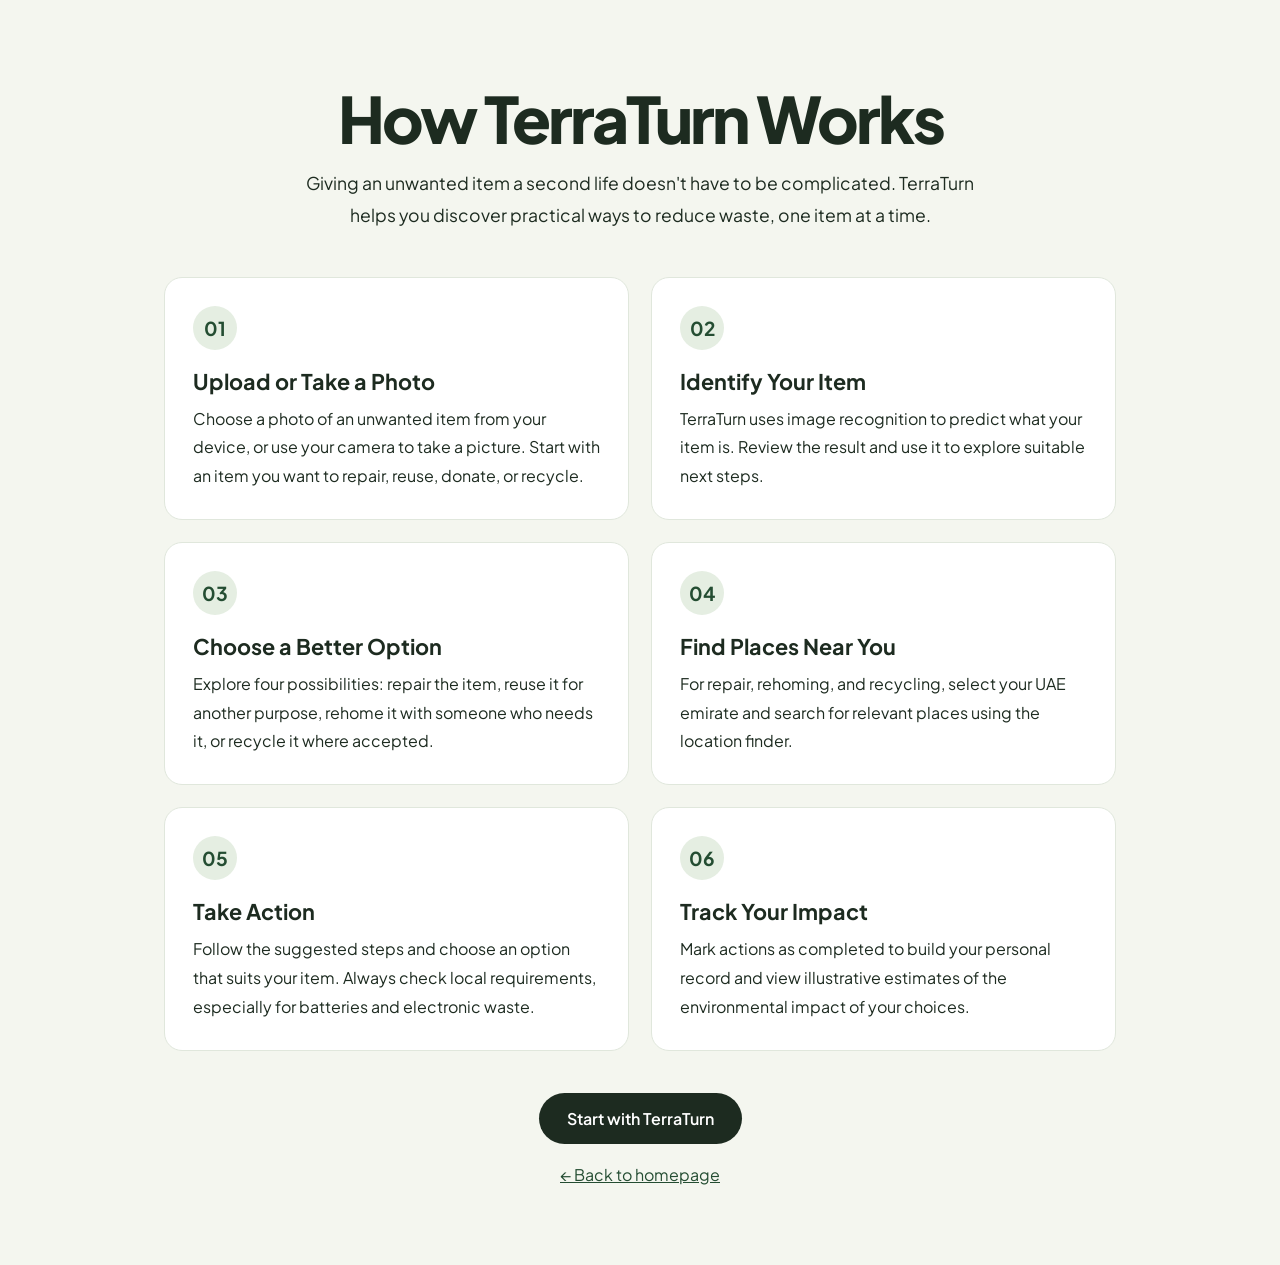
<file: how-it-works.html>
<!DOCTYPE html>
<html lang="en">
<head>
    <meta charset="UTF-8">
    <meta name="viewport" content="width=device-width, initial-scale=1.0">
    <title>How It Works | TerraTurn</title>
    <link rel="stylesheet" href="style.css">

    <link rel="preconnect" href="https://fonts.googleapis.com">
    <link rel="preconnect" href="https://fonts.gstatic.com" crossorigin>
    <link href="https://fonts.googleapis.com/css2?family=Plus+Jakarta+Sans:wght@400;500;600;700;800&display=swap" rel="stylesheet">
    <style>
        .how-page {
            max-width: 1000px;
            margin: 0 auto;
            padding: 50px 24px 80px;
            color: #1d2b20;
        }

        .how-hero {
            text-align: center;
            padding: 35px 0 45px;
        }

        .how-hero h1 {
            font-size: clamp(2.4rem, 6vw, 4rem);
            margin-bottom: 16px;
        }

        .how-hero p {
            max-width: 680px;
            margin: 0 auto;
            line-height: 1.8;
            font-size: 1.1rem;
        }

        .how-steps {
            display: grid;
            grid-template-columns: repeat(2, minmax(0, 1fr));
            gap: 22px;
        }

        .how-card {
            background: #fff;
            border: 1px solid #e0e7dc;
            border-radius: 18px;
            padding: 28px;
        }

        .how-number {
            display: inline-flex;
            align-items: center;
            justify-content: center;
            width: 44px;
            height: 44px;
            border-radius: 50%;
            background: #e5eee2;
            color: #244d32;
            font-weight: bold;
            font-size: 1.2rem;
        }

        .how-card h2 {
            margin: 18px 0 10px;
            font-size: 1.35rem;
        }

        .how-card p {
            line-height: 1.8;
            margin-bottom: 0;
        }

        .how-actions {
            text-align: center;
            margin-top: 42px;
        }

        .how-start {
            display: inline-block;
            background: #1d2b20;
            color: white;
            padding: 15px 28px;
            border-radius: 40px;
            text-decoration: none;
            font-weight: 600;
        }

        .how-start:hover {
            opacity: 0.88;
        }

        .how-back {
            display: inline-block;
            margin-top: 20px;
            color: #244d32;
        }

        @media (max-width: 650px) {
            .how-steps {
                grid-template-columns: 1fr;
            }

            .how-card {
                padding: 22px;
            }
        }
    </style>
</head>
<body>
    <main class="how-page">
        <section class="how-hero">
            <h1>How TerraTurn Works</h1>
            <p>
                Giving an unwanted item a second life doesn't have to be
                complicated. TerraTurn helps you discover practical ways
                to reduce waste, one item at a time.
            </p>
        </section>

        <section class="how-steps">
            <article class="how-card">
                <span class="how-number">01</span>
                <h2>Upload or Take a Photo</h2>
                <p>
                    Choose a photo of an unwanted item from your device,
                    or use your camera to take a picture. Start with an
                    item you want to repair, reuse, donate, or recycle.
                </p>
            </article>

            <article class="how-card">
                <span class="how-number">02</span>
                <h2>Identify Your Item</h2>
                <p>
                    TerraTurn uses image recognition to predict what
                    your item is. Review the result and use it to explore
                    suitable next steps.
                </p>
            </article>

            <article class="how-card">
                <span class="how-number">03</span>
                <h2>Choose a Better Option</h2>
                <p>
                    Explore four possibilities: repair the item, reuse it
                    for another purpose, rehome it with someone who needs
                    it, or recycle it where accepted.
                </p>
            </article>

            <article class="how-card">
                <span class="how-number">04</span>
                <h2>Find Places Near You</h2>
                <p>
                    For repair, rehoming, and recycling, select your UAE
                    emirate and search for relevant places using the
                    location finder.
                </p>
            </article>

            <article class="how-card">
                <span class="how-number">05</span>
                <h2>Take Action</h2>
                <p>
                    Follow the suggested steps and choose an option that
                    suits your item. Always check local requirements,
                    especially for batteries and electronic waste.
                </p>
            </article>

            <article class="how-card">
                <span class="how-number">06</span>
                <h2>Track Your Impact</h2>
                <p>
                    Mark actions as completed to build your personal
                    record and view illustrative estimates of the
                    environmental impact of your choices.
                </p>
            </article>
        </section>

        <section class="how-actions">
            <a class="how-start" href="index.html">
                Start with TerraTurn
            </a>
            <br>
            <a class="how-back" href="index.html">← Back to homepage</a>
        </section>
    </main>
</body>
</html>
</file>
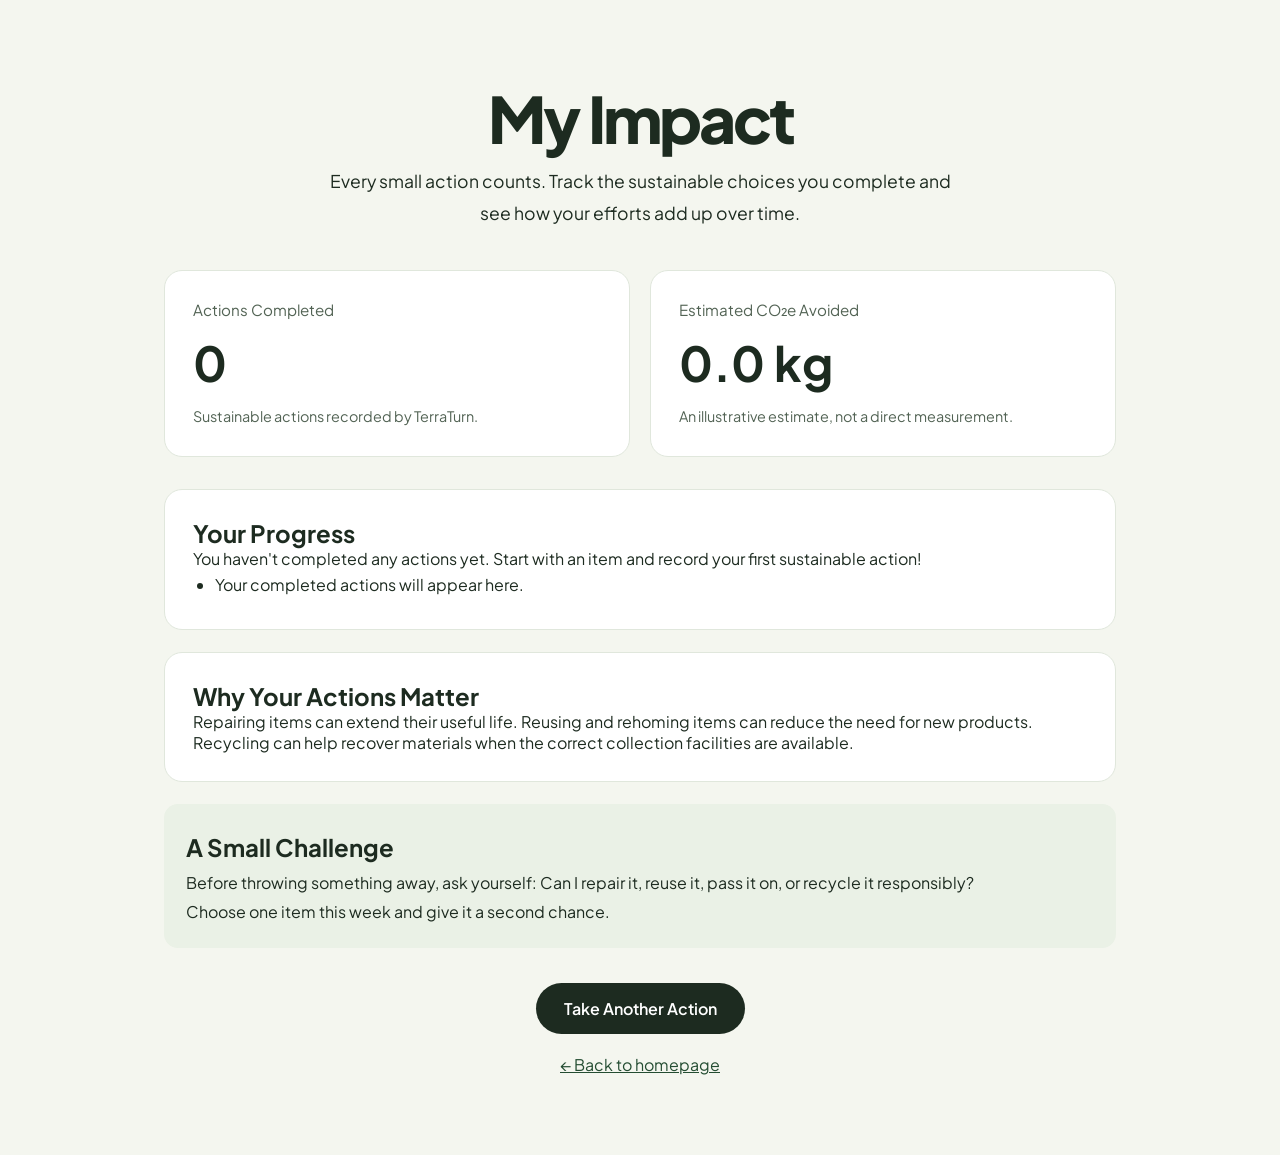
<file: my-impact.html>
<!DOCTYPE html>
<html lang="en">
<head>
    <meta charset="UTF-8">
    <meta name="viewport" content="width=device-width, initial-scale=1.0">
    <title>My Impact | TerraTurn</title>
    <link rel="stylesheet" href="style.css">

    <link rel="preconnect" href="https://fonts.googleapis.com">
    <link rel="preconnect" href="https://fonts.gstatic.com" crossorigin>
    <link href="https://fonts.googleapis.com/css2?family=Plus+Jakarta+Sans:wght@400;500;600;700;800&display=swap" rel="stylesheet">

    <style>
        .impact-page {
            max-width: 1000px;
            margin: 0 auto;
            padding: 50px 24px 80px;
            color: #1d2b20;
        }

        .impact-hero {
            text-align: center;
            padding: 35px 0 40px;
        }

        .impact-hero h1 {
            font-size: clamp(2.4rem, 6vw, 4rem);
            margin-bottom: 14px;
        }

        .impact-hero p {
            max-width: 650px;
            margin: 0 auto;
            line-height: 1.8;
            font-size: 1.1rem;
        }

        .impact-grid {
            display: grid;
            grid-template-columns: repeat(2, minmax(0, 1fr));
            gap: 20px;
            margin-bottom: 32px;
        }

        .impact-card {
            background: #fff;
            border: 1px solid #e0e7dc;
            border-radius: 18px;
            padding: 28px;
        }

        .impact-label {
            font-size: 0.95rem;
            color: #526354;
        }

        .impact-value {
            display: block;
            font-size: clamp(2rem, 5vw, 3rem);
            font-weight: 700;
            margin: 12px 0;
            overflow-wrap: anywhere;
        }

        .impact-note {
            color: #526354;
            font-size: 0.9rem;
            line-height: 1.6;
        }

        .impact-section {
            background: #fff;
            border: 1px solid #e0e7dc;
            border-radius: 18px;
            padding: 28px;
            margin-bottom: 22px;
        }

        .impact-section h2 {
            margin-top: 0;
        }

        .impact-list {
            padding-left: 22px;
            line-height: 2;
        }

        .impact-tip {
            background: #eaf1e6;
            border-radius: 14px;
            padding: 22px;
            line-height: 1.8;
        }

        .impact-actions {
            text-align: center;
            margin-top: 35px;
        }

        .impact-button {
            display: inline-block;
            background: #1d2b20;
            color: white;
            padding: 15px 28px;
            border-radius: 40px;
            text-decoration: none;
            font-weight: 600;
        }

        .impact-back {
            display: inline-block;
            margin-top: 20px;
            color: #244d32;
        }

        @media (max-width: 650px) {
            .impact-grid {
                grid-template-columns: 1fr;
            }

            .impact-card,
            .impact-section {
                padding: 22px;
            }
        }
    </style>
</head>

<body>
    <main class="impact-page">

        <section class="impact-hero">
            <h1>My Impact</h1>
            <p>
                Every small action counts. Track the sustainable
                choices you complete and see how your efforts add up
                over time.
            </p>
        </section>

        <section class="impact-grid">
            <article class="impact-card">
                <span class="impact-label">Actions Completed</span>
                <strong class="impact-value" id="impactActions">0</strong>
                <p class="impact-note">
                    Sustainable actions recorded by TerraTurn.
                </p>
            </article>

            <article class="impact-card">
                <span class="impact-label">Estimated CO₂e Avoided</span>
                <strong class="impact-value" id="impactCarbon">0 kg</strong>
                <p class="impact-note">
                    An illustrative estimate, not a direct measurement.
                </p>
            </article>
        </section>

        <section class="impact-section">
            <h2>Your Progress</h2>
            <p id="impactMessage" aria-live="polite">
                Loading your progress...
            </p>
            <ul class="impact-list" id="impactBreakdown">
                <li>Your action breakdown will appear here.</li>
            </ul>
        </section>

        <section class="impact-section">
            <h2>Why Your Actions Matter</h2>
            <p>
                Repairing items can extend their useful life.
                Reusing and rehoming items can reduce the need for
                new products. Recycling can help recover materials
                when the correct collection facilities are available.
            </p>
        </section>

        <section class="impact-tip">
            <h2>A Small Challenge</h2>
            <p>
                Before throwing something away, ask yourself:
                Can I repair it, reuse it, pass it on, or recycle it
                responsibly?
            </p>
            <p>
                Choose one item this week and give it a second chance.
            </p>
        </section>

        <section class="impact-actions">
            <a class="impact-button" href="index.html">
                Take Another Action
            </a>
            <br>
            <a class="impact-back" href="index.html">
                ← Back to homepage
            </a>
        </section>

    </main>

    <script src="carbon.js"></script>

    
<script>
    document.addEventListener("DOMContentLoaded", function () {
        const actionsElement = document.getElementById("impactActions");
        const carbonElement = document.getElementById("impactCarbon");
        const messageElement = document.getElementById("impactMessage");
        const breakdownElement = document.getElementById("impactBreakdown");

        function showProgress() {
            if (!window.TerraCarbon) {
                messageElement.textContent =
                    "The carbon tracker could not load. Please refresh the page.";
                return;
            }

            const count = TerraCarbon.getCount();
            const total = TerraCarbon.getTotal();

            actionsElement.textContent = count;
            carbonElement.textContent = total.toFixed(1) + " kg";

            if (count === 0) {
                messageElement.textContent =
                    "You haven't completed any actions yet. Start with an item and record your first sustainable action!";
                breakdownElement.replaceChildren();

                const listItem = document.createElement("li");
                listItem.textContent =
                    "Your completed actions will appear here.";
                breakdownElement.appendChild(listItem);
            } else {
                messageElement.textContent =
                    "You've recorded " + count +
                    " completed action" + (count === 1 ? "" : "s") +
                    ". Keep going!";
                breakdownElement.replaceChildren();

                const listItem = document.createElement("li");
                listItem.textContent =
                    "Total estimated CO₂e avoided: " +
                    total.toFixed(1) + " kg.";
                breakdownElement.appendChild(listItem);
            }
        }

        showProgress();

        window.addEventListener("terraturnCarbonUpdated", showProgress);
        window.addEventListener("storage", showProgress);
    });
</script>

</body>
</html>
</file>
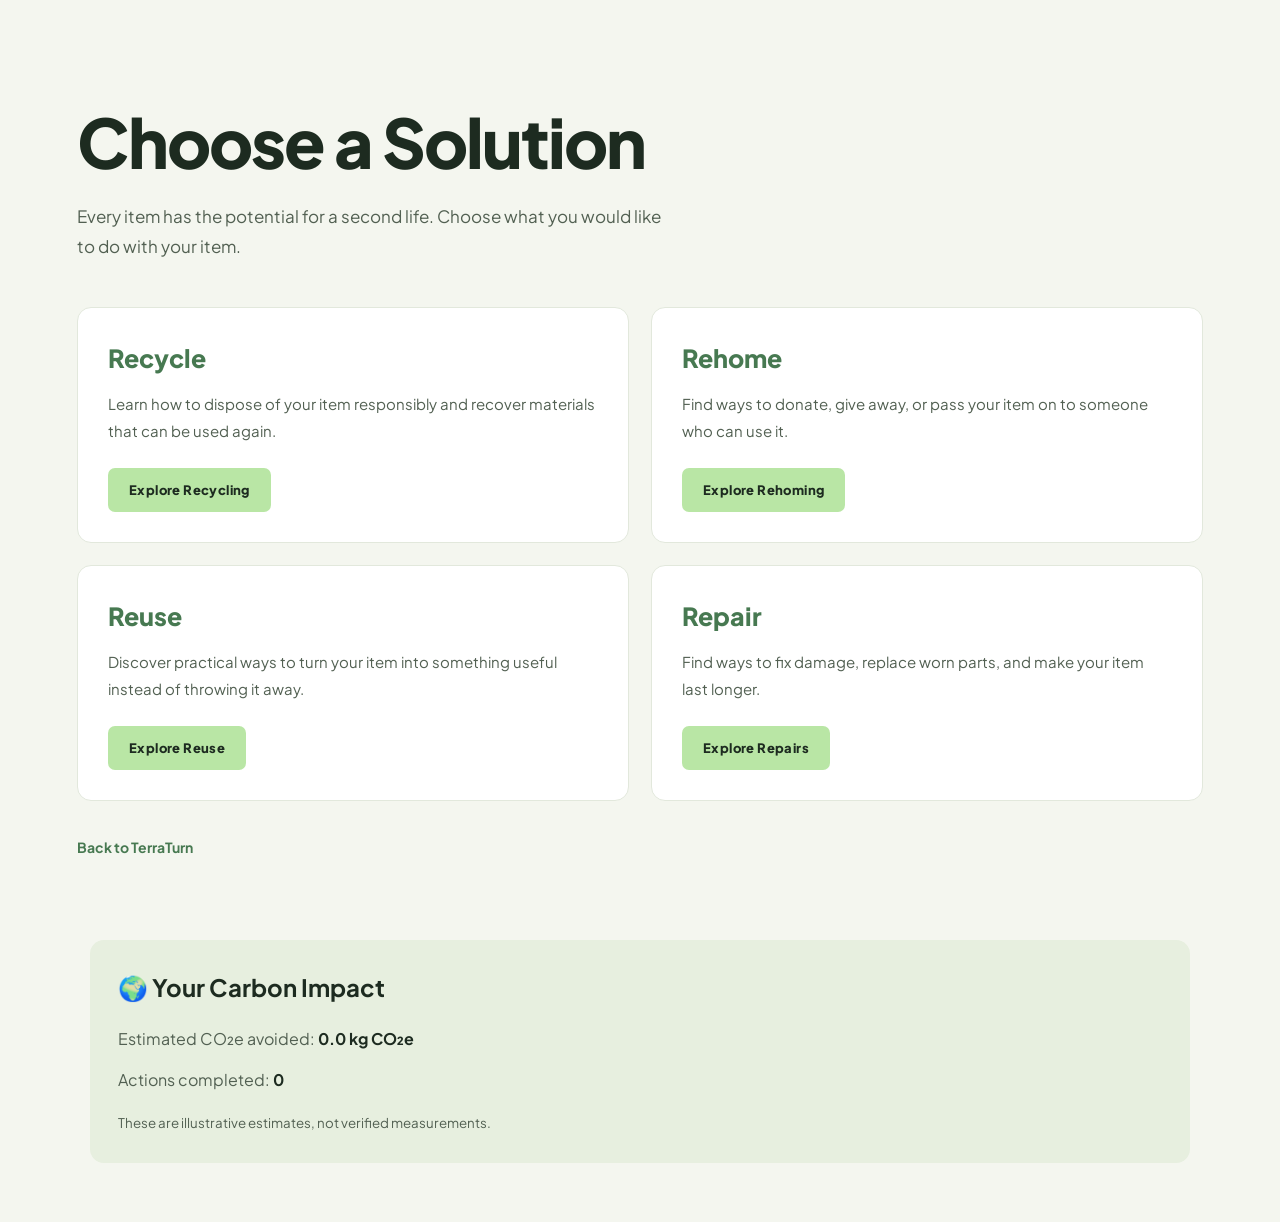
<file: solutions.html>
<!DOCTYPE html>
<html lang="en">
<head>
    
<link rel="preconnect" href="https://fonts.googleapis.com">
<link rel="preconnect" href="https://fonts.gstatic.com" crossorigin>
<link href="https://fonts.googleapis.com/css2?family=Plus+Jakarta+Sans:wght@400;500;600;700;800&display=swap" rel="stylesheet">

    <meta charset="UTF-8">
    <meta name="viewport" content="width=device-width, initial-scale=1.0">

    <title>TerraTurn | Solutions</title>

    <style>
       
* {
    box-sizing: border-box;
}

:root {
    --dark-green: #1d2b20;
    --green: #477951;
    --light-green: #b9e6a5;
    --cream: #f4f6ef;
    --muted: #526052;
    --border: #e2e8dc;
}

body {
    margin: 0;
    padding: 24px;
    font-family: 'Plus Jakarta Sans', sans-serif;
    background: var(--cream);
    color: var(--dark-green);
    line-height: 1.6;
    -webkit-font-smoothing: antialiased;
}

[hidden] {
    display: none !important;
}

.solutions-page {
    max-width: 1200px;
    margin: 45px auto;
    padding: 35px 3%;
}

.solutions-page h1 {
    color: var(--dark-green);
    font-size: clamp(42px, 6vw, 68px);
    font-weight: 800;
    line-height: 1.1;
    letter-spacing: -2px;
    margin: 0 0 22px;
}

.solutions-intro {
    max-width: 600px;
    color: var(--muted);
    font-size: 17px;
    line-height: 1.8;
    margin: 0 0 45px;
}

.solutions-grid {
    display: grid;
    grid-template-columns: repeat(2, minmax(0, 1fr));
    gap: 22px;
}

.solution-card {
    background: #fff;
    border: 1px solid var(--border);
    border-radius: 14px;
    padding: 30px;
    display: flex;
    flex-direction: column;
    align-items: flex-start;
    transition: transform 0.25s ease, box-shadow 0.25s ease;
}

.solution-card:hover {
    transform: translateY(-5px);
    box-shadow: 0 12px 28px rgba(29, 43, 32, 0.08);
}

.solution-card h2 {
    color: var(--green);
    font-size: 25px;
    font-weight: 800;
    margin: 0 0 12px;
}

.solution-card p {
    color: var(--muted);
    font-size: 15px;
    line-height: 1.8;
    margin: 0 0 24px;
    flex-grow: 1;
}

button {
    background: var(--light-green);
    color: var(--dark-green);
    border: 1px solid transparent;
    border-radius: 7px;
    padding: 13px 20px;
    font-family: inherit;
    font-size: 13px;
    font-weight: 800;
    letter-spacing: 0.4px;
    cursor: pointer;
    transition: background 0.2s ease, transform 0.2s ease;
}

button:hover {
    background: #a5d991;
    transform: translateY(-2px);
}

button:focus-visible,
a:focus-visible,
select:focus-visible {
    outline: 3px solid var(--green);
    outline-offset: 3px;
}

#solutionResult {
    margin-top: 30px;
    padding: 24px;
    border: 1px solid var(--border);
    border-radius: 12px;
    background: #fff;
    color: var(--muted);
    line-height: 1.8;
    overflow-wrap: anywhere;
}

#solutionResult:empty {
    display: none;
}

.back-link {
    display: inline-block;
    margin-top: 35px;
    color: var(--green);
    font-size: 14px;
    font-weight: 700;
    text-decoration: none;
}

.back-link:hover {
    text-decoration: underline;
}

#actionLocationSection {
    max-width: 1100px;
    margin: 20px auto 35px;
    padding: 28px;
    background: #fff;
    border: 1px solid var(--border);
    border-radius: 14px;
}

#actionLocationHeading {
    margin-top: 0;
    color: var(--dark-green);
}

#actionLocationSection label {
    display: block;
    margin: 15px 0 8px;
    font-weight: 600;
}

#actionEmirateSelect {
    display: block;
    width: 100%;
    max-width: 400px;
    margin-bottom: 16px;
    padding: 12px;
    border: 1px solid var(--border);
    border-radius: 8px;
    background: #fff;
    color: var(--dark-green);
    font: inherit;
}

#actionLocationResults {
    margin-top: 20px;
    line-height: 1.8;
    overflow-wrap: anywhere;
}

.carbon-tracker {
    max-width: 1100px;
    margin: 0 auto 35px;
    padding: 28px;
    background: #e7efdf;
    border-radius: 14px;
}

.carbon-tracker h2 {
    margin-top: 0;
    color: var(--dark-green);
}

.carbon-tracker p {
    color: var(--muted);
}

.carbon-tracker strong {
    color: var(--dark-green);
}

.carbon-tracker small {
    color: var(--muted);
    line-height: 1.7;
}

@media (max-width: 600px) {
    body {
        padding: 12px;
    }

    .solutions-page {
        margin: 20px auto;
        padding: 22px 8px;
    }

    .solutions-page h1 {
        letter-spacing: -1px;
    }

    .solutions-intro {
        font-size: 15px;
        margin-bottom: 30px;
    }

    .solutions-grid {
        grid-template-columns: 1fr;
        gap: 16px;
    }

    .solution-card {
        padding: 24px;
    }

    #actionLocationSection,
    .carbon-tracker {
        padding: 20px;
    }
}

    </style>
</head>

<body>
    <main class="solutions-page">
        <h1>Choose a Solution</h1>

        <p class="solutions-intro">
            Every item has the potential for a second life.
            Choose what you would like to do with your item.
        </p>

        <section class="solutions-grid">
            <article class="solution-card">
                <h2>Recycle</h2>
                <p>
                    Learn how to dispose of your item responsibly
                    and recover materials that can be used again.
                </p>
                <button type="button" data-solution="recycle">
                    Explore Recycling
                </button>
            </article>

            <article class="solution-card">
                <h2>Rehome</h2>
                <p>
                    Find ways to donate, give away, or pass your
                    item on to someone who can use it.
                </p>
                <button type="button" data-solution="rehome">
                    Explore Rehoming
                </button>
            </article>

            <article class="solution-card">
                <h2>Reuse</h2>
                <p>
                    Discover practical ways to turn your item
                    into something useful instead of throwing it away.
                </p>
                <button type="button" data-solution="reuse">
                    Explore Reuse
                </button>
            </article>

            <article class="solution-card">
                <h2>Repair</h2>
                <p>
                    Find ways to fix damage, replace worn parts,
                    and make your item last longer.
                </p>
                <button type="button" data-solution="repair">
                    Explore Repairs
                </button>
            </article>
        </section>

        <section id="solutionResult" aria-live="polite"></section>

        <a class="back-link" href="index.html">
            Back to TerraTurn
        </a>
    </main>

    
<div id="actionLocationSection" hidden>
    <h3 id="actionLocationHeading">Find Places Near You</h3>

    <label for="actionEmirateSelect">Choose your emirate:</label>

    <select id="actionEmirateSelect">
        <option value="Abu Dhabi">Abu Dhabi</option>
        <option value="Dubai">Dubai</option>
        <option value="Sharjah">Sharjah</option>
        <option value="Ajman">Ajman</option>
        <option value="Umm Al Quwain">Umm Al Quwain</option>
        <option value="Ras Al Khaimah">Ras Al Khaimah</option>
        <option value="Fujairah">Fujairah</option>
    </select>

    <button type="button" id="actionFindLocationsButton">Find Places</button>

    <div id="actionLocationResults" aria-live="polite"></div>
</div>

    
<section class="carbon-tracker">
    <h2>🌍 Your Carbon Impact</h2>

    <p>
        Estimated CO₂e avoided:
        <strong data-carbon-total>0.0 kg CO₂e</strong>
    </p>

    <p>
        Actions completed:
        <strong data-carbon-count>0</strong>
    </p>

    <small>
        These are illustrative estimates, not verified measurements.
    </small>
</section>


    <script src="carbon.js"></script>
    <script src="solutions.js"></script>
</body>
</html>
</file>
<file: style.css>
* {
    margin: 0;
    padding: 0;
    box-sizing: border-box;
}

html {
    scroll-behavior: smooth;
}

body {
    font-family: Arial, sans-serif;
    background: #f4f6ef;
    color: #1d2b20;
    font-family: 'Plus Jakarta Sans', sans-serif;
}


nav {
    display: flex;
    justify-content: space-between;
    align-items: center;
    gap: 24px;
    padding: 20px 5%;
    flex-wrap: wrap;
}

nav h2 {
    font-size: 25px;
    font-weight: 800;
    letter-spacing: -0.8px;
    margin: 0;
}

nav div {
    display: flex;
    align-items: center;
    gap: 28px;
    flex-wrap: wrap;
}

nav a {
    position: relative;
    text-decoration: none;
    color: #1d2b20;
    font-family: 'Plus Jakarta Sans', sans-serif;
    font-size: 14px;
    font-weight: 600;
    transition: color 0.2s ease;
}

nav a:hover {
    color: #54805d;
    text-decoration: none;
}




.hero {
    text-align: left;
    max-width: 1400px;
    margin: 40px auto 50px;
    padding: 30px 3%;
}


.small-title {
    color: #55745a;
    font-size: 12px;
    font-weight: 700;
    letter-spacing: 2px;
    text-transform: uppercase;
    margin-bottom: 24px;
}

h1 {
    color: #1d2b20;
    font-size: clamp(48px, 7vw, 88px);
    font-weight: 800;
    line-height: 1.05;
    letter-spacing: -3px;
    margin: 0 0 30px;
}

h1 span {
    color: #477951;
    font-style: normal;
}

.description {
    font-size: 18px;
    line-height: 1.8;
    max-width: 540px;
    margin: 0 0 30px;
    color: #526052;
}



button {
    background: #1d2b20;
    color: #ffffff;
    border: 1px solid transparent;
    padding: 14px 28px;
    border-radius: 14px;
    font-family: 'Plus Jakarta Sans', sans-serif;
    font-size: 15px;
    font-weight: 600;
    letter-spacing: 0.2px;
    cursor: pointer;
    box-shadow: 0 4px 12px rgba(29, 43, 32, 0.12);
    transition: background 0.25s ease,
                transform 0.25s ease,
                box-shadow 0.25s ease;
}

button:hover {
    background: #31583e;
    transform: translateY(-2px);
    box-shadow: 0 7px 18px rgba(29, 43, 32, 0.18);
}

button:active {
    transform: translateY(0);
    box-shadow: 0 2px 6px rgba(29, 43, 32, 0.12);
}

.upload-section {
    text-align: center;
    max-width: 850px;
    margin: 50px auto;
    padding: 35px 20px;
}

.upload-section h2,
.info-section h2 {
    font-size: clamp(30px, 5vw, 44px);
    margin-bottom: 18px;
}

.upload-section > p {
    margin-bottom: 25px;
    font-size: 18px;
}

.camera-options {
    display: flex;
    justify-content: center;
    flex-wrap: wrap;
    gap: 12px;
    margin: 25px 0;
}

#cameraContainer {
    margin: 25px auto;
}

#cameraPreview {
    width: 100%;
    max-width: 500px;
    border-radius: 15px;
    background: #1d2b20;
    margin: 15px auto;
}

#preview {
    display: block;
    width: 100%;
    max-width: 350px;
    max-height: 350px;
    object-fit: contain;
    margin: 25px auto;
    border-radius: 15px;
}

#itemSelect {
    display: block;
    margin: 15px auto 25px;
    padding: 12px;
    font-size: 16px;
    border: 1px solid #9aa99b;
    border-radius: 8px;
    background: white;
}

#analyzeButton {
    margin-bottom: 25px;
}

#result {
    max-width: 600px;
    margin: 25px auto;
    line-height: 1.8;
    text-align: left;
}

#result h2 {
    margin-bottom: 15px;
}

#result p {
    margin: 8px 0;
}

.info-section {
    max-width: 1000px;
    margin: 70px auto;
    padding: 35px 20px;
    text-align: center;
}

.info-cards {
    display: grid;
    grid-template-columns: repeat(auto-fit, minmax(200px, 1fr));
    gap: 20px;
    margin-top: 30px;
}

.info-cards article {
    background: white;
    border-radius: 16px;
    padding: 25px;
    line-height: 1.6;
}

.info-cards h3 {
    margin-bottom: 12px;
}

footer {
    text-align: center;
    padding: 30px;
    color: #536456;
}

[hidden] {
    display: none !important;
}

@media (max-width: 600px) {
    nav {
        flex-direction: column;
    }

    .hero {
        margin: 60px auto;
    }
}

#find-locations label {
    display: block;
    margin: 20px 0 8px;
    font-weight: bold;
}

#find-locations select {
    display: block;
    width: 100%;
    max-width: 350px;
    margin: 0 auto 18px;
    padding: 12px;
    border: 1px solid #9aa99b;
    border-radius: 8px;
    background: white;
    font-size: 16px;
}

#find-locations button {
    margin-top: 10px;
}

#locationResults {
    margin: 25px auto;
    line-height: 1.8;
}

#locationResults a {
    color: #31583e;
    font-weight: bold;
}

/* TerraTurn AI Assistant */
#ai-recognition {
  max-width: 650px;
  margin: 40px auto;
  padding: 25px;
  border-radius: 16px;
  background: #f2f7ef;
  color: #203b2b;
  text-align: center;
}

#ai-recognition h2 {
  margin-top: 0;
}

.ai-photo-options {
  display: flex;
  flex-direction: column;
  align-items: center;
  gap: 10px;
  margin: 20px 0;
}

.ai-photo-options input {
  max-width: 100%;
  margin-bottom: 10px;
}

.ai-photo-options label {
  font-weight: bold;
}

#ai-recognition button {
  padding: 12px 20px;
  border: none;
  border-radius: 8px;
  background: #32734b;
  color: white;
  cursor: pointer;
  font-size: 16px;
}

#ai-recognition button:disabled {
  opacity: 0.55;
  cursor: not-allowed;
}

#ai-result {
  margin-top: 20px;
  overflow-wrap: anywhere;
}

/* TerraTurn creative solution cards */
#result {
    line-height: 1.7;
    overflow-wrap: anywhere;
}

#result h2 {
    margin-top: 0;
    color: #28643e;
}

#result h3 {
    margin-top: 28px;
    margin-bottom: 10px;
    color: #32734b;
}

#result p {
    margin: 10px 0;
}

#result ol {
    padding-left: 25px;
}

#result li {
    margin-bottom: 9px;
}

#result hr {
    margin: 24px 0;
    border: 0;
    border-top: 1px solid #d5e3d4;
}
.tutorial-button {
    background: #28643e;
    color: white;
    border: none;
    border-radius: 8px;
    padding: 10px 14px;
    cursor: pointer;
    font-size: 15px;
    margin: 8px 0;
}

.tutorial-button:hover {
    background: #1d4d2e;
}

.tutorial-steps {
    padding-left: 24px;
    margin-top: 12px;
}

.tutorial-steps li {
    margin-bottom: 10px;
}

/* TerraTurn Carbon Impact Tracker */
.carbon-tracker {
    max-width: 600px;
    margin: 30px auto;
    padding: 24px;
    text-align: center;
    background: #f0f7ed;
    border: 1px solid #c9dfc1;
    border-radius: 16px;
    box-shadow: 0 4px 12px rgba(0, 0, 0, 0.06);
}

.carbon-tracker h2 {
    margin-top: 0;
    color: #2f633b;
}

.carbon-tracker p {
    margin: 12px 0;
    color: #263b2a;
}

.carbon-tracker strong {
    color: #2f633b;
}

.carbon-tracker small {
    display: block;
    margin-top: 16px;
    color: #58665a;
    font-size: 12px;
}

h1, h2, h3, h4, h5, h6,
button, input, select, textarea {
    font-family: 'Plus Jakarta Sans', sans-serif;
}

.hero-buttons {
    display: flex;
    align-items: center;
    flex-wrap: wrap;
    gap: 16px;
}

.hero-buttons button {
    background: #b9e6a5;
    color: #1d2b20;
    padding: 16px 26px;
    border-radius: 6px;
    font-size: 12px;
    font-weight: 800;
    letter-spacing: 1px;
    box-shadow: none;
}

.hero-buttons button:hover {
    background: #a5d991;
    box-shadow: none;
}

.secondary-button {
    display: inline-block;
    padding: 15px 25px;
    border: 1px solid #1d2b20;
    border-radius: 6px;
    color: #1d2b20;
    text-decoration: none;
    font-size: 12px;
    font-weight: 700;
    letter-spacing: 1px;
    transition: background 0.2s ease, color 0.2s ease;
}

.secondary-button:hover {
    background: #1d2b20;
    color: #ffffff;
}

.hero-image-section {
    width: 88%;
    max-width: 1400px;
    margin: -50px auto 60px;
    overflow: hidden;
    border-radius: 12px;
}

.hero-image {
    display: block;
    width: 100%;
    height: 420px;
    object-fit: cover;
}
</file>
